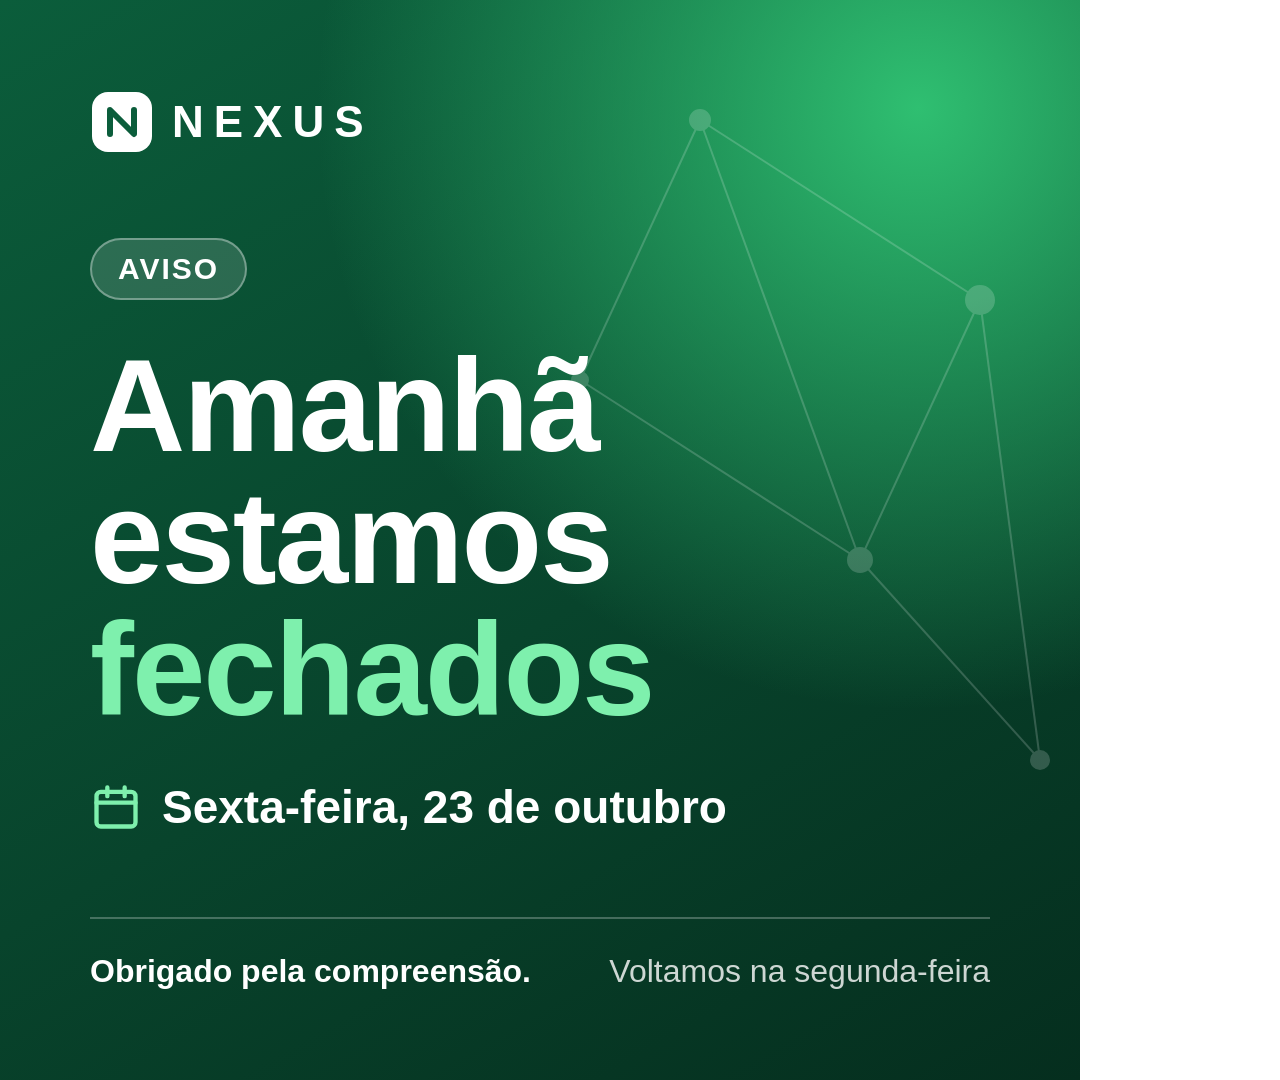
<file: posts/aviso-fecho/post.html>
<!doctype html>
<html lang="pt">
<head>
<meta charset="utf-8">
<style>
  html, body { margin: 0; padding: 0; }
  body { width: 1080px; height: 1080px; overflow: hidden; font-family: "Segoe UI", Arial, sans-serif; }
  .post {
    position: relative; width: 1080px; height: 1080px; box-sizing: border-box;
    padding: 90px; color: #fff;
    background: radial-gradient(circle at 85% 10%, #2fbf71 0%, transparent 45%),
                linear-gradient(150deg, #0b5d3b 0%, #08442c 55%, #052e1e 100%);
    display: flex; flex-direction: column;
  }
  /* rede de nós ao fundo (ideia de "nexus") */
  .net { position: absolute; inset: 0; opacity: .18; }
  .logo { display: flex; align-items: center; gap: 18px; position: relative; }
  .mark { width: 64px; height: 64px; }
  .wordmark { font-size: 44px; font-weight: 700; letter-spacing: 10px; }
  .content { margin-top: auto; margin-bottom: auto; position: relative; }
  .tag {
    display: inline-block; padding: 12px 26px; border-radius: 999px;
    background: rgba(255,255,255,.14); border: 2px solid rgba(255,255,255,.35);
    font-size: 30px; font-weight: 600; letter-spacing: 2px; text-transform: uppercase;
  }
  h1 { font-size: 132px; line-height: 1.0; margin: 40px 0 0; font-weight: 800; letter-spacing: -2px; }
  h1 span { color: #7ef0ad; }
  .date { margin-top: 44px; font-size: 46px; font-weight: 600; display: flex; align-items: center; gap: 20px; }
  .date svg { width: 52px; height: 52px; }
  .footer {
    position: relative; display: flex; justify-content: space-between; align-items: flex-end;
    border-top: 2px solid rgba(255,255,255,.25); padding-top: 34px; font-size: 32px;
  }
  .footer .thanks { font-weight: 600; }
  .footer .back { opacity: .8; text-align: right; }
</style>
</head>
<body>
<div class="post">
  <svg class="net" viewBox="0 0 1080 1080" fill="none" stroke="#fff" stroke-width="2">
    <line x1="700" y1="120" x2="980" y2="300"/><line x1="980" y1="300" x2="860" y2="560"/>
    <line x1="700" y1="120" x2="860" y2="560"/><line x1="860" y1="560" x2="1040" y2="760"/>
    <line x1="980" y1="300" x2="1040" y2="760"/><line x1="580" y1="380" x2="700" y2="120"/>
    <line x1="580" y1="380" x2="860" y2="560"/>
    <g fill="#fff"><circle cx="700" cy="120" r="10"/><circle cx="980" cy="300" r="14"/>
    <circle cx="860" cy="560" r="12"/><circle cx="1040" cy="760" r="9"/><circle cx="580" cy="380" r="8"/></g>
  </svg>

  <div class="logo">
    <svg class="mark" viewBox="0 0 64 64" fill="none">
      <rect x="2" y="2" width="60" height="60" rx="16" fill="#fff"/>
      <path d="M20 44V20l24 24V20" stroke="#0b5d3b" stroke-width="6" stroke-linecap="round" stroke-linejoin="round"/>
    </svg>
    <div class="wordmark">NEXUS</div>
  </div>

  <div class="content">
    <div class="tag">Aviso</div>
    <h1>Amanhã<br>estamos <span>fechados</span></h1>
    <div class="date">
      <svg viewBox="0 0 24 24" fill="none" stroke="#7ef0ad" stroke-width="2" stroke-linecap="round" stroke-linejoin="round">
        <rect x="3" y="5" width="18" height="16" rx="2"/><path d="M16 3v4M8 3v4M3 10h18"/>
      </svg>
      Sexta-feira, 23 de outubro
    </div>
  </div>

  <div class="footer">
    <div class="thanks">Obrigado pela compreensão.</div>
    <div class="back">Voltamos na segunda-feira</div>
  </div>
</div>
</body>
</html>
</file>
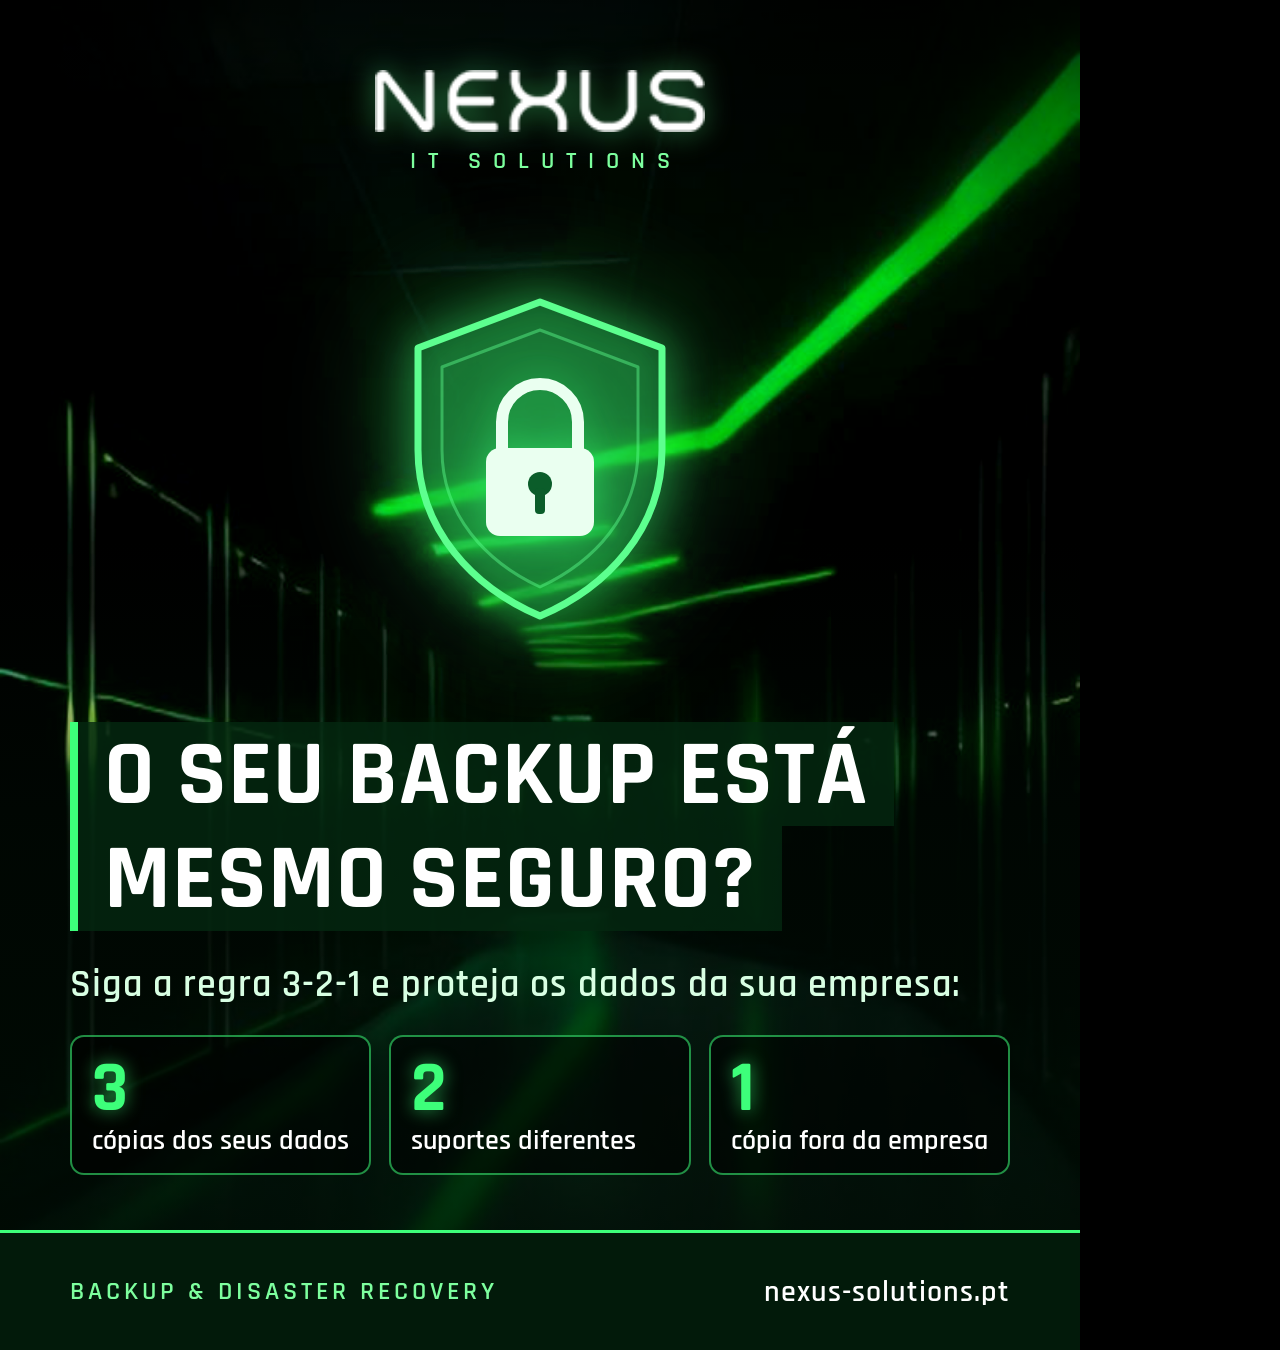
<file: posts/dica-backup/post.html>
<!doctype html>
<html lang="pt">
<head>
<meta charset="utf-8">
<link rel="preconnect" href="https://fonts.googleapis.com">
<link href="https://fonts.googleapis.com/css2?family=Rajdhani:wght@500;600;700&display=block" rel="stylesheet">
<style>
  html, body { margin: 0; padding: 0; background: #000; }
  body { width: 1080px; height: 1350px; overflow: hidden; font-family: "Rajdhani", "Segoe UI", sans-serif; color: #fff; }
  .post { position: relative; width: 1080px; height: 1350px; overflow: hidden; }
  .bg { position: absolute; inset: 0; width: 100%; height: 100%; object-fit: cover; filter: saturate(1.1) contrast(1.05); }
  .shade { position: absolute; inset: 0;
    background:
      linear-gradient(180deg, rgba(0,0,0,.75) 0%, rgba(0,0,0,0) 22%),
      linear-gradient(0deg, rgba(0,12,4,.95) 0%, rgba(0,12,4,.55) 38%, rgba(0,0,0,0) 60%); }

  .logo { position: absolute; top: 70px; left: 0; right: 0; text-align: center; }
  .logo img { width: 330px; filter: brightness(0) invert(1) drop-shadow(0 0 14px rgba(80,255,140,.55)); }
  .logo .sub { margin-top: 8px; font-size: 24px; letter-spacing: 12px; font-weight: 600; color: #7dff9e; padding-left: 12px; }

  .shield { position: absolute; top: 290px; left: 50%; transform: translateX(-50%); width: 300px; height: 340px;
    filter: drop-shadow(0 0 22px rgba(60,255,120,.9)) drop-shadow(0 0 60px rgba(60,255,120,.5)); }

  .content { position: absolute; left: 70px; right: 70px; bottom: 175px; }
  .box { display: inline-block; background: rgba(4,40,16,.82); border-left: 8px solid #3dff7a;
    padding: 6px 26px 2px; font-size: 92px; line-height: 1.05; font-weight: 700; text-transform: uppercase; letter-spacing: 1px; }
  .box + .box { margin-top: 14px; }
  .lead { margin-top: 30px; font-size: 38px; font-weight: 600; letter-spacing: 1px; color: #d8ffe3; }
  .rules { margin-top: 26px; display: flex; gap: 18px; }
  .rule { flex: 1; background: rgba(0,0,0,.55); border: 2px solid rgba(61,255,122,.55); border-radius: 14px; padding: 16px 20px; }
  .rule b { display: block; font-size: 72px; line-height: 1; color: #3dff7a; text-shadow: 0 0 18px rgba(61,255,122,.6); }
  .rule span { font-size: 28px; font-weight: 600; line-height: 1.15; }

  .bar { position: absolute; left: 0; right: 0; bottom: 0; height: 120px; background: #021a0a;
    border-top: 3px solid #3dff7a; display: flex; align-items: center; justify-content: space-between; padding: 0 70px; box-sizing: border-box;
    font-size: 30px; font-weight: 600; letter-spacing: 1px; }
  .bar .tag { color: #7dff9e; text-transform: uppercase; letter-spacing: 4px; font-size: 26px; }
</style>
</head>
<body>
<div class="post">
  <img class="bg" src="fundo2.jpg" alt="">
  <div class="shade"></div>

  <div class="logo">
    <img src="logo-nexus.png" alt="NEXUS">
    <div class="sub">IT SOLUTIONS</div>
  </div>

  <!-- escudo com cadeado -->
  <svg class="shield" viewBox="0 0 300 340" fill="none">
    <path d="M150 12 L272 58 V160 C272 240 216 298 150 326 C84 298 28 240 28 160 V58 Z"
          fill="rgba(20,120,50,.28)" stroke="#5dff8f" stroke-width="7" stroke-linejoin="round"/>
    <path d="M150 40 L248 77 V160 C248 225 204 272 150 297 C96 272 52 225 52 160 V77 Z"
          stroke="#5dff8f" stroke-opacity=".45" stroke-width="3" stroke-linejoin="round"/>
    <path d="M112 160 V132 a38 38 0 0 1 76 0 V160" stroke="#eafff0" stroke-width="12" stroke-linecap="round"/>
    <rect x="96" y="158" width="108" height="88" rx="14" fill="#eafff0"/>
    <circle cx="150" cy="194" r="12" fill="#0b5d2a"/>
    <rect x="145" y="198" width="10" height="26" rx="4" fill="#0b5d2a"/>
  </svg>

  <div class="content">
    <div class="box">O seu backup está</div><br>
    <div class="box">mesmo seguro?</div>
    <div class="lead">Siga a regra 3-2-1 e proteja os dados da sua empresa:</div>
    <div class="rules">
      <div class="rule"><b>3</b><span>cópias dos seus dados</span></div>
      <div class="rule"><b>2</b><span>suportes diferentes</span></div>
      <div class="rule"><b>1</b><span>cópia fora da empresa</span></div>
    </div>
  </div>

  <div class="bar">
    <span class="tag">Backup &amp; Disaster Recovery</span>
    <span>nexus-solutions.pt</span>
  </div>
</div>
</body>
</html>
</file>
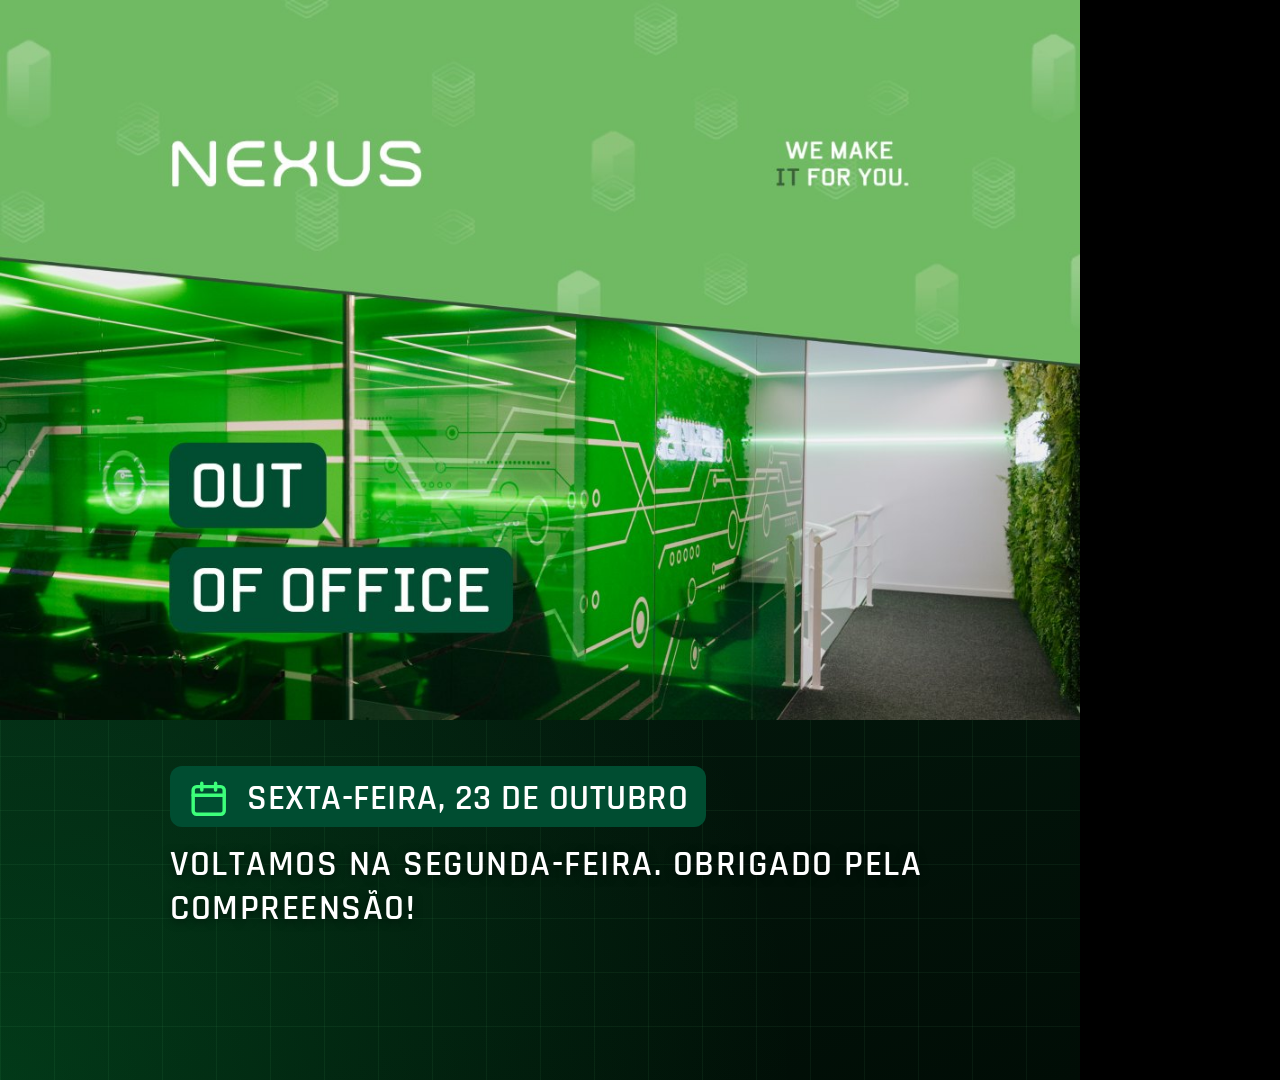
<file: modelos/exemplos/aviso/post.html>
<!doctype html>
<html lang="pt">
<head>
<meta charset="utf-8">
<!-- Gerado por scripts/gerar-post.ps1 a partir de dados.json. Alterar o dados.json, não este ficheiro. -->
<link href="../../../painel-laravel/public/modelos/modelos.css" rel="stylesheet">
</head>
<body>
<script>window.POST = {
  "modelo": "aviso",
  "formato": "1:1",
  "titulo": "Amanhã\nestamos *fechados*",
  "data": "Sexta-feira, 23 de outubro",
  "texto": "Voltamos na segunda-feira. Obrigado pela compreensão!",
  "rodape": "Aviso"
};</script>
<script src="../../../painel-laravel/public/modelos/modelos.js"></script>
</body>
</html>
</file>
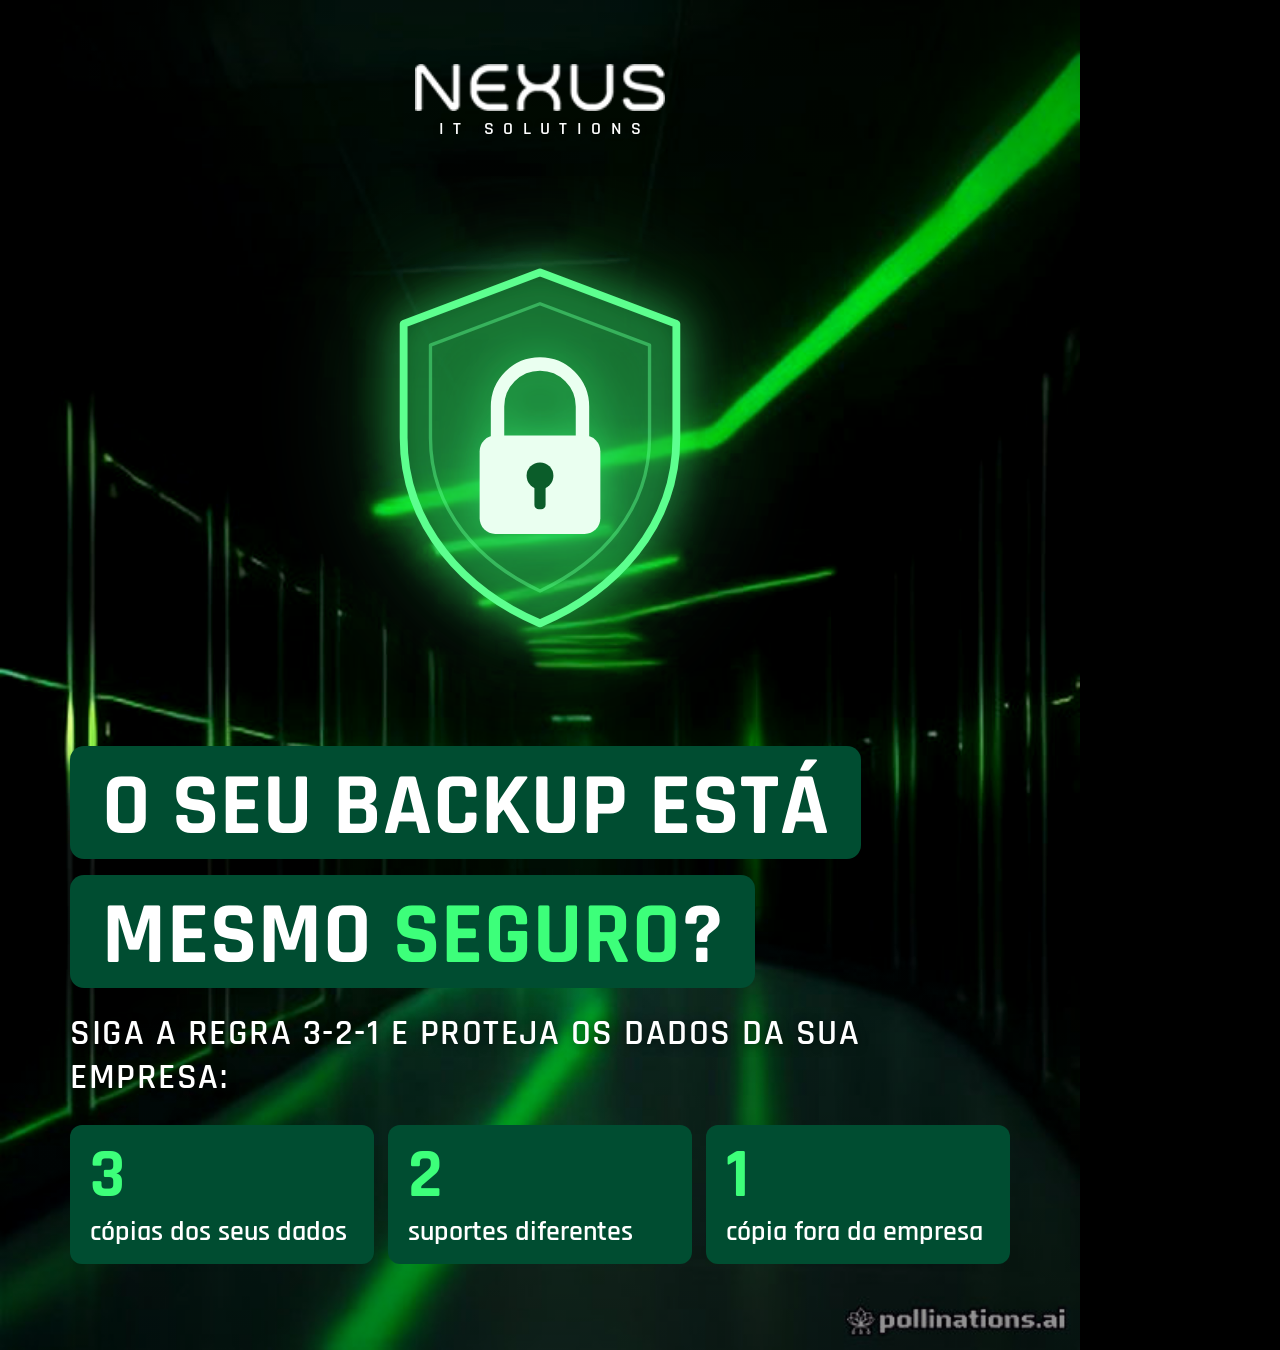
<file: modelos/exemplos/dica/post.html>
<!doctype html>
<html lang="pt">
<head>
<meta charset="utf-8">
<!-- Gerado por scripts/gerar-post.ps1 a partir de dados.json. Alterar o dados.json, não este ficheiro. -->
<link href="../../../painel-laravel/public/modelos/modelos.css" rel="stylesheet">
</head>
<body>
<script>window.POST = {
  "modelo": "dica",
  "formato": "4:5",
  "fundo": "fundo.jpg",
  "icone": "escudo",
  "titulo": "O seu backup está\nmesmo *seguro*?",
  "texto": "Siga a regra 3-2-1 e proteja os dados da sua empresa:",
  "pontos": [
    { "destaque": "3", "texto": "cópias dos seus dados" },
    { "destaque": "2", "texto": "suportes diferentes" },
    { "destaque": "1", "texto": "cópia fora da empresa" }
  ],
  "rodape": "Backup & Disaster Recovery"
};</script>
<script src="../../../painel-laravel/public/modelos/modelos.js"></script>
</body>
</html>
</file>
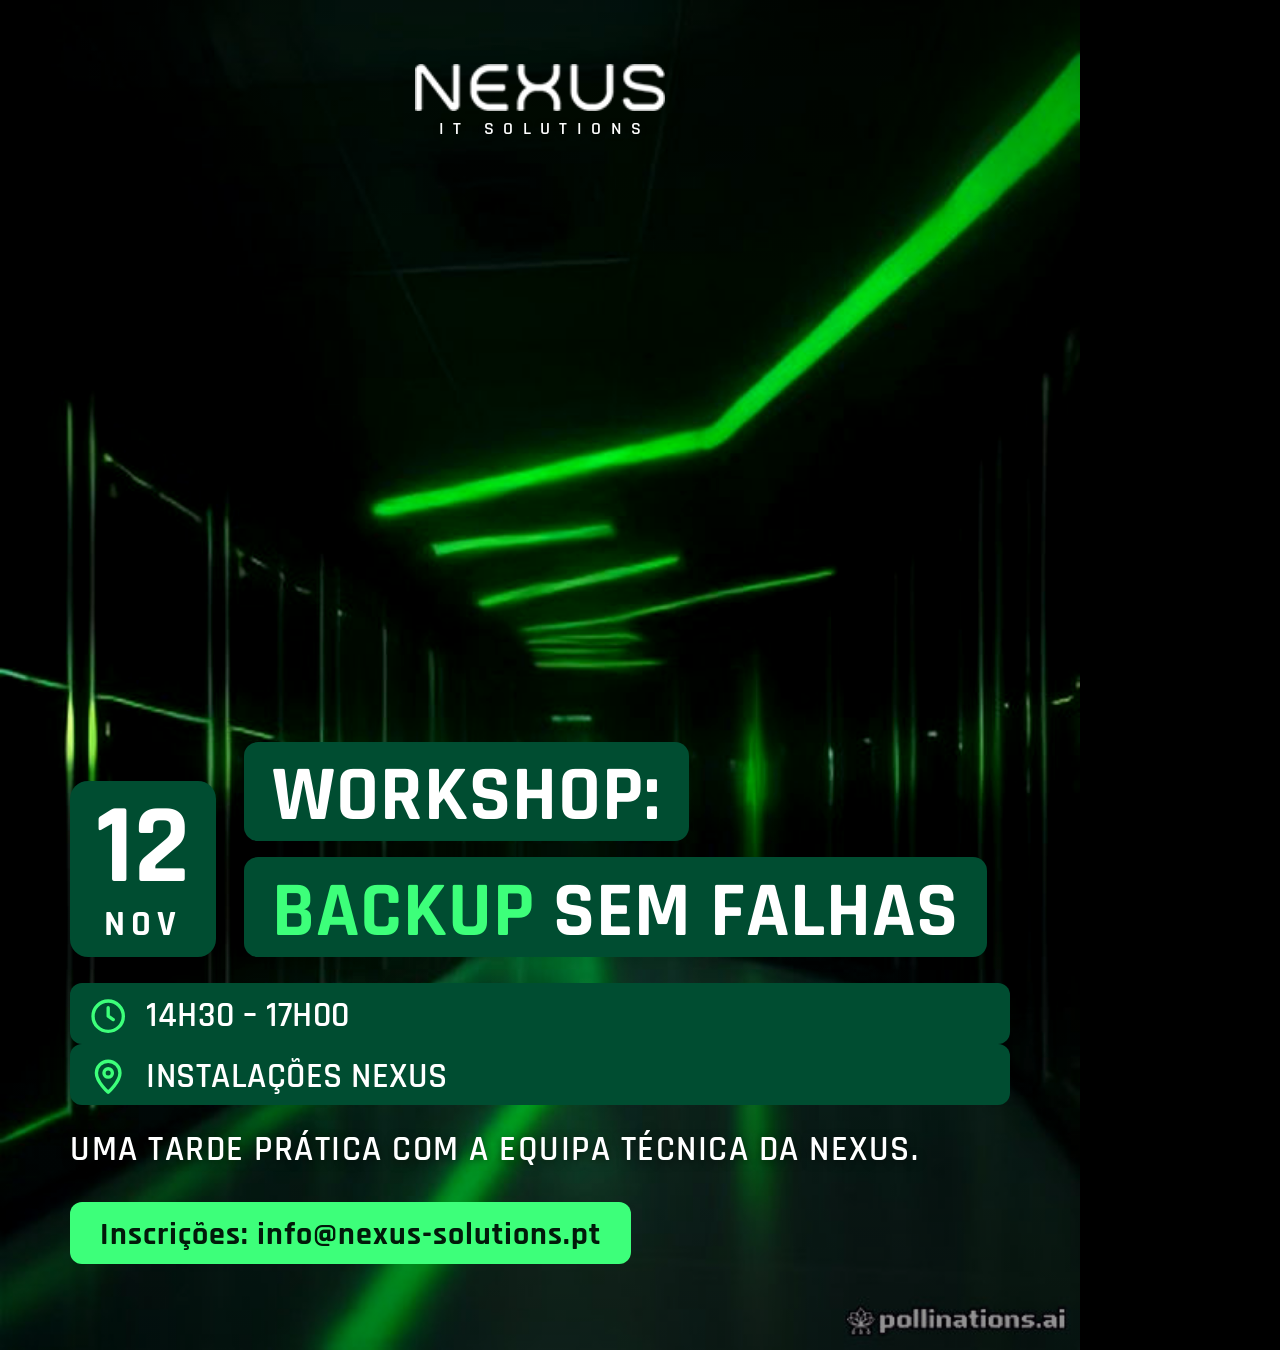
<file: modelos/exemplos/evento-com-foto/post.html>
<!doctype html>
<html lang="pt">
<head>
<meta charset="utf-8">
<!-- Gerado por scripts/gerar-post.ps1 a partir de dados.json. Alterar o dados.json, não este ficheiro. -->
<link href="../../../painel-laravel/public/modelos/modelos.css" rel="stylesheet">
</head>
<body>
<script>window.POST = {
  "modelo": "evento",
  "formato": "4:5",
  "foto": "foto.jpg",
  "enquadramento": "centro",
  "tom": "suave",
  "titulo": "Workshop:\n*backup* sem falhas",
  "evento": { "dia": "12", "mes": "Nov", "hora": "14h30 – 17h00", "local": "Instalações NEXUS" },
  "texto": "Uma tarde prática com a equipa técnica da NEXUS.",
  "cta": "Inscrições: info@nexus-solutions.pt",
  "rodape": "Eventos NEXUS"
};</script>
<script src="../../../painel-laravel/public/modelos/modelos.js"></script>
</body>
</html>
</file>
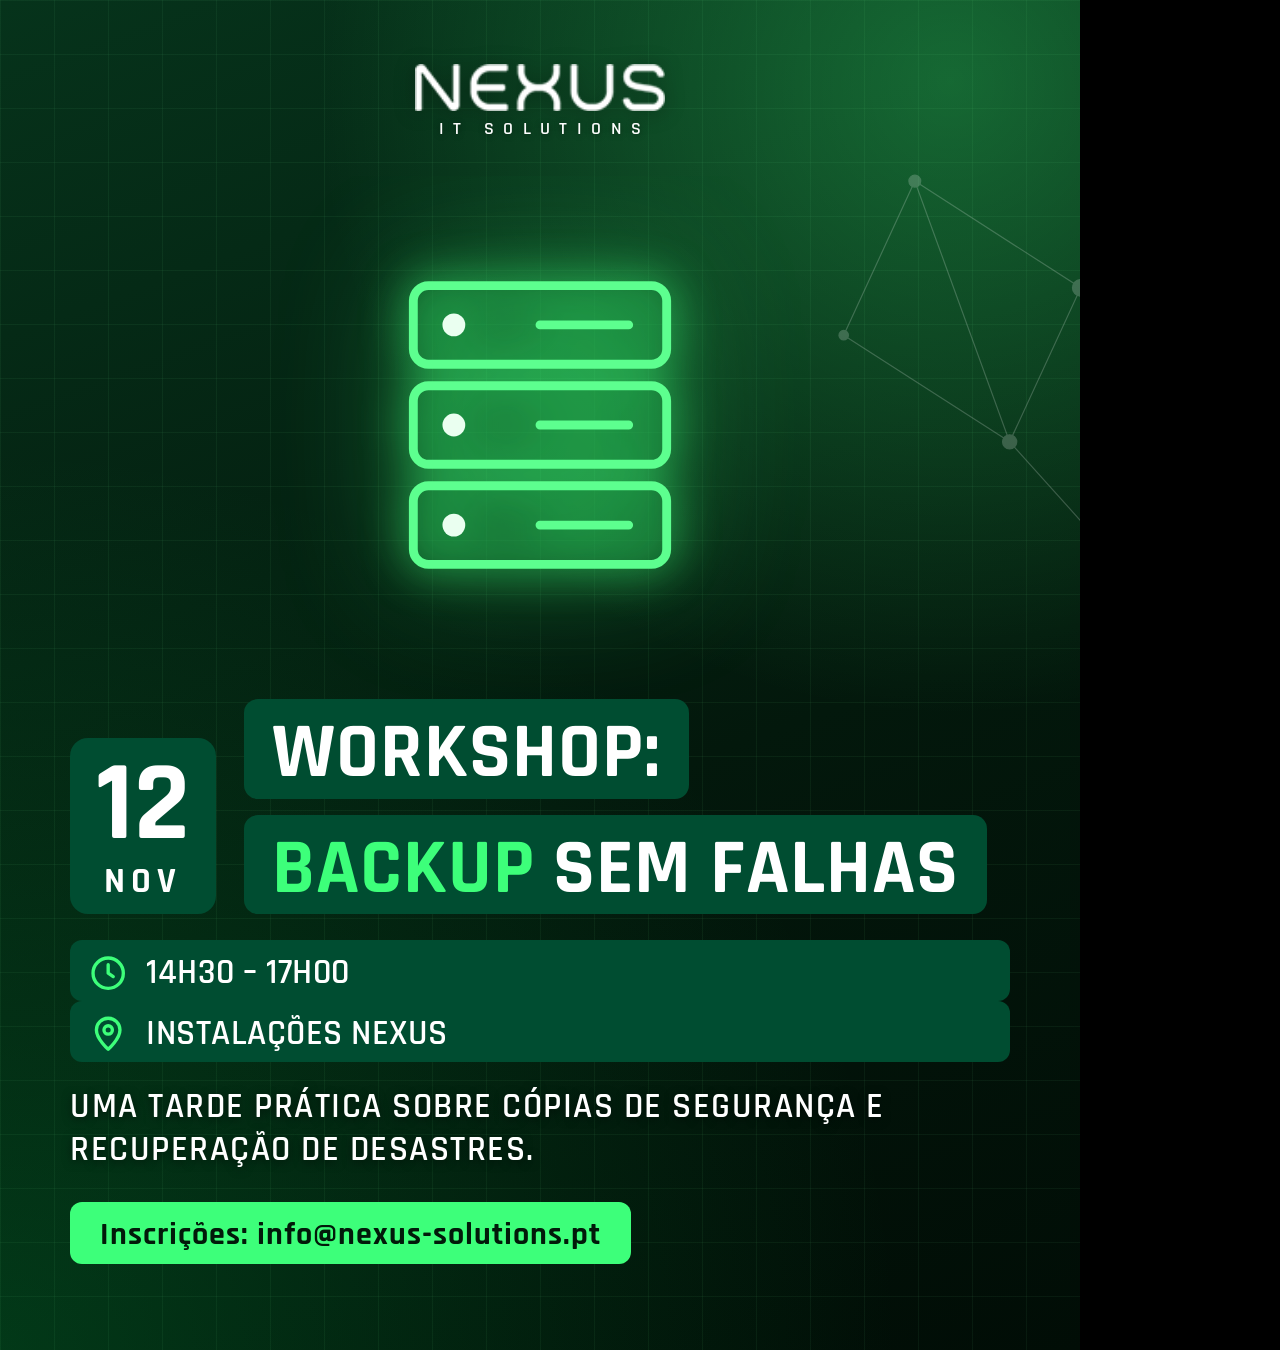
<file: modelos/exemplos/evento/post.html>
<!doctype html>
<html lang="pt">
<head>
<meta charset="utf-8">
<!-- Gerado por scripts/gerar-post.ps1 a partir de dados.json. Alterar o dados.json, não este ficheiro. -->
<link href="../../../painel-laravel/public/modelos/modelos.css" rel="stylesheet">
</head>
<body>
<script>window.POST = {
  "modelo": "evento",
  "formato": "4:5",
  "icone": "servidor",
  "titulo": "Workshop:\n*backup* sem falhas",
  "evento": { "dia": "12", "mes": "Nov", "hora": "14h30 – 17h00", "local": "Instalações NEXUS" },
  "texto": "Uma tarde prática sobre cópias de segurança e recuperação de desastres.",
  "cta": "Inscrições: info@nexus-solutions.pt",
  "rodape": "Eventos NEXUS"
};</script>
<script src="../../../painel-laravel/public/modelos/modelos.js"></script>
</body>
</html>
</file>
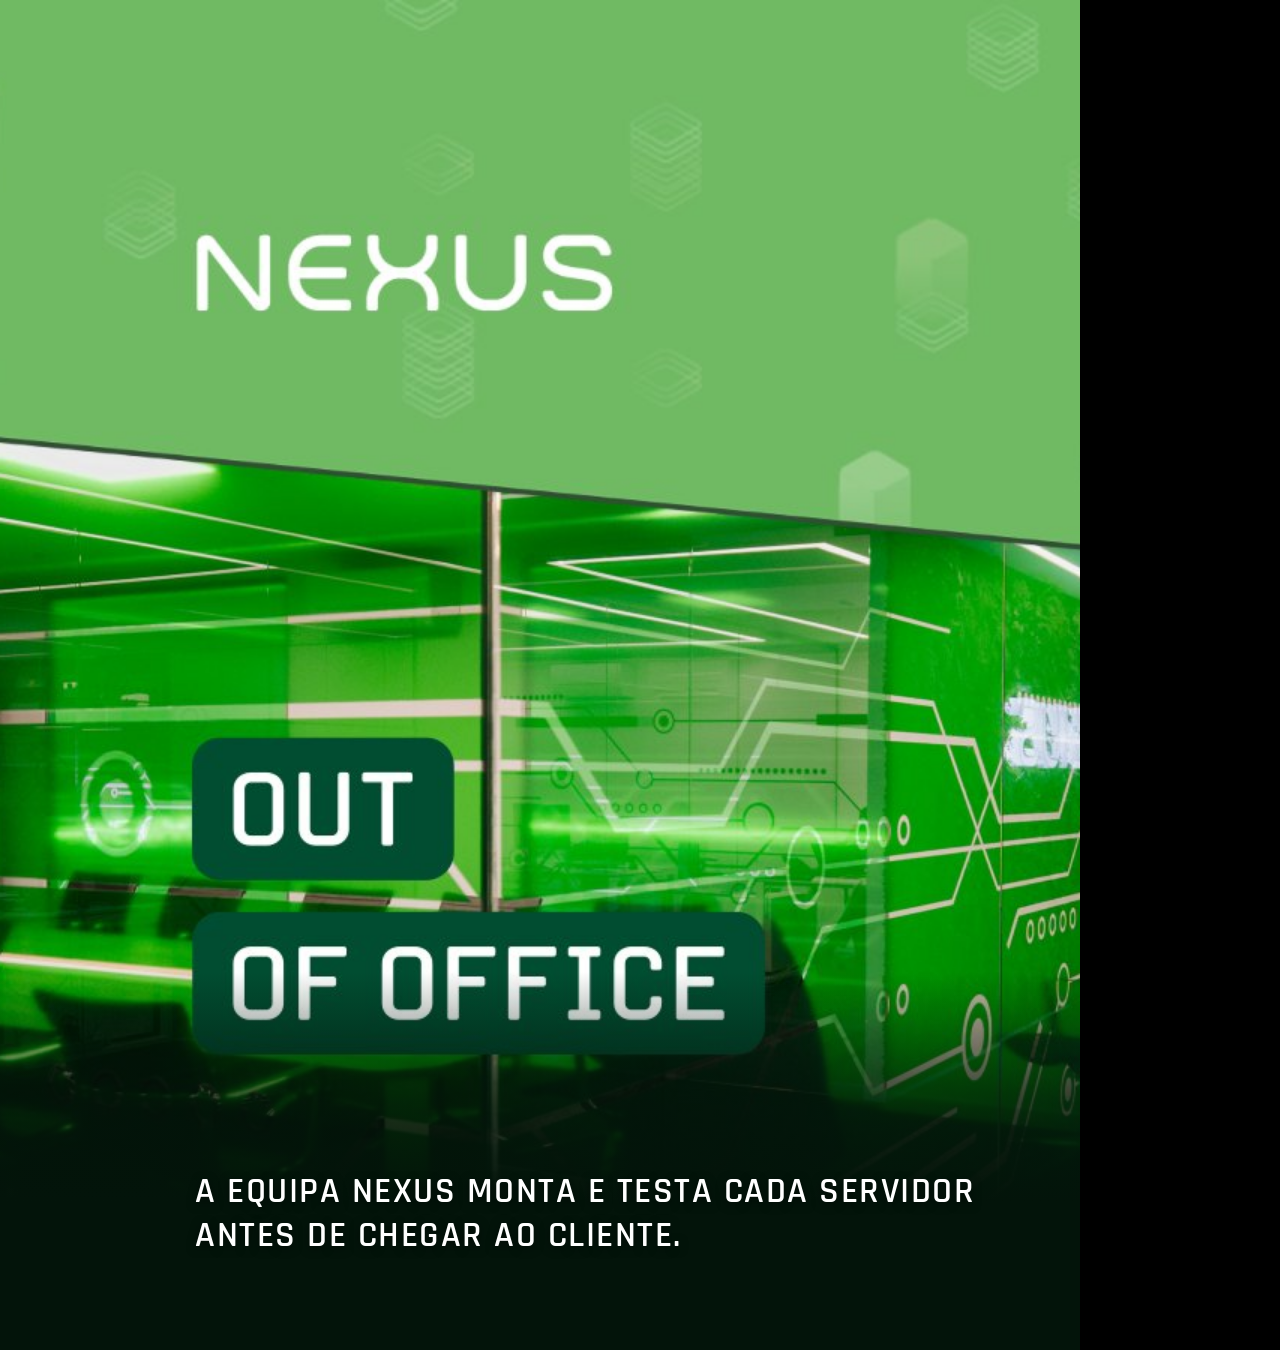
<file: modelos/exemplos/foto/post.html>
<!doctype html>
<html lang="pt">
<head>
<meta charset="utf-8">
<!-- Gerado por scripts/gerar-post.ps1 a partir de dados.json. Alterar o dados.json, não este ficheiro. -->
<link href="../../../painel-laravel/public/modelos/modelos.css" rel="stylesheet">
</head>
<body>
<script>window.POST = {
  "modelo": "foto",
  "formato": "4:5",
  "foto": "foto.jpg",
  "titulo": "Por detrás de cada solução\nexiste *conhecimento técnico*",
  "texto": "A equipa NEXUS monta e testa cada servidor antes de chegar ao cliente.",
  "enquadramento": "centro",
  "tom": "suave"
};</script>
<script src="../../../painel-laravel/public/modelos/modelos.js"></script>
</body>
</html>
</file>
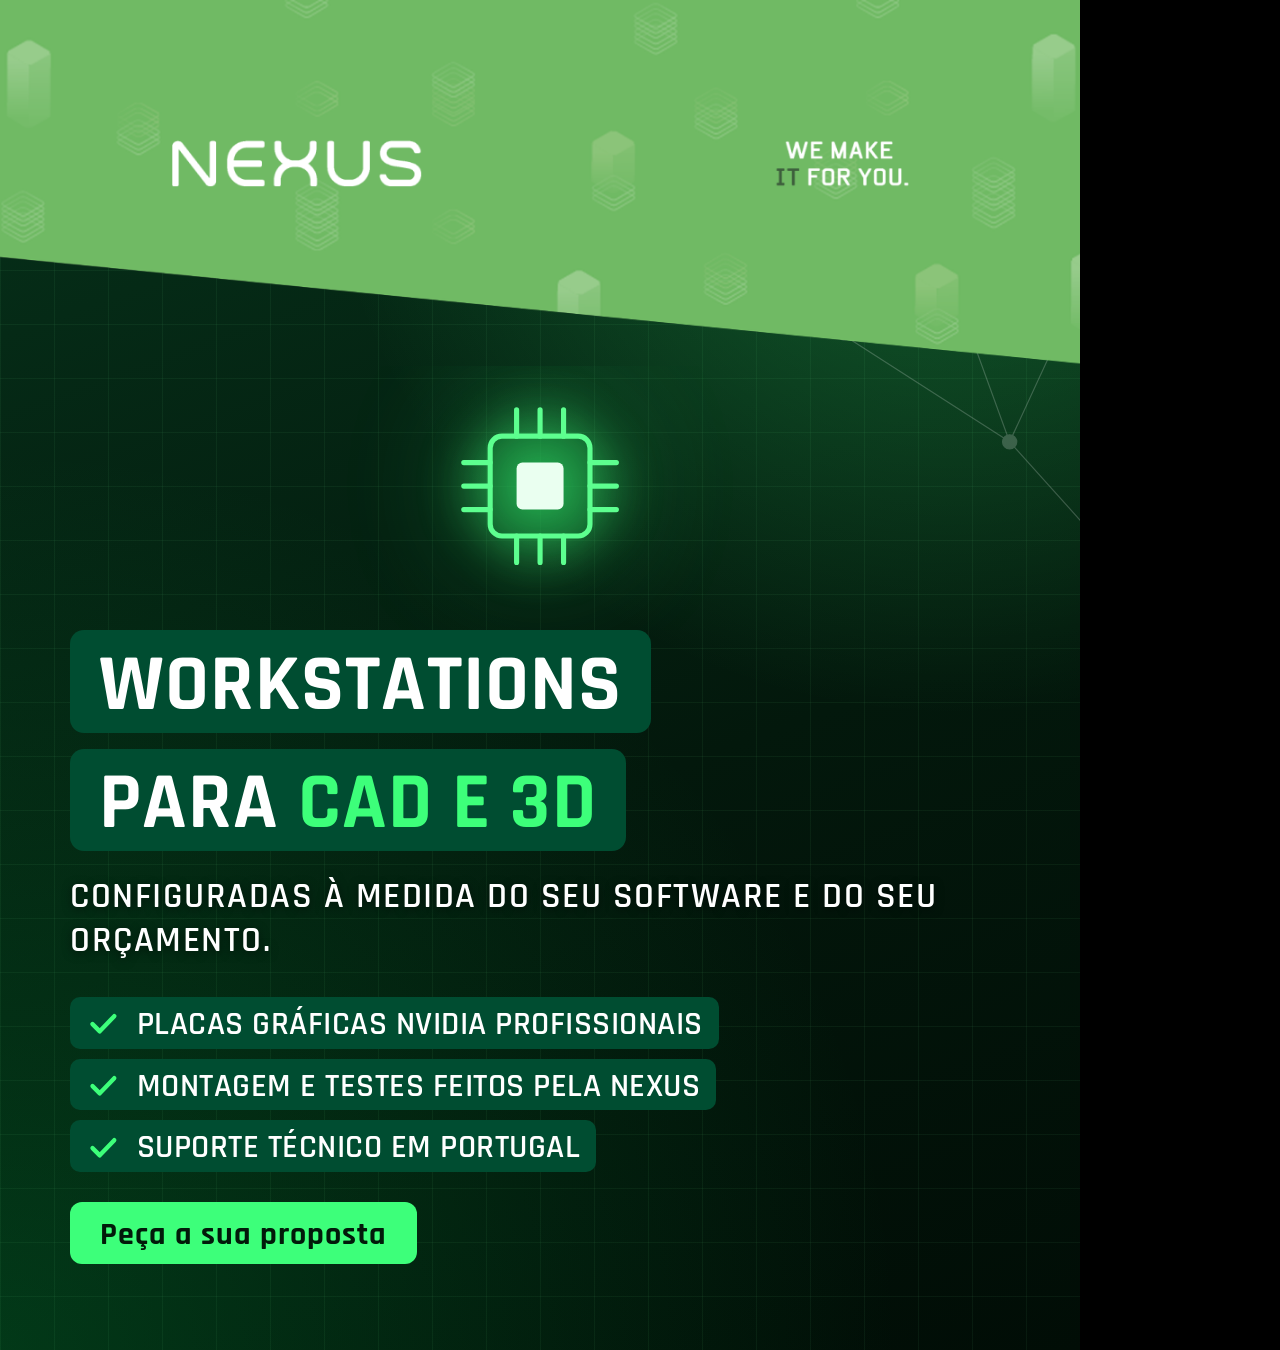
<file: modelos/exemplos/produto/post.html>
<!doctype html>
<html lang="pt">
<head>
<meta charset="utf-8">
<!-- Gerado por scripts/gerar-post.ps1 a partir de dados.json. Alterar o dados.json, não este ficheiro. -->
<link href="../../../painel-laravel/public/modelos/modelos.css" rel="stylesheet">
</head>
<body>
<script>window.POST = {
  "modelo": "produto",
  "formato": "4:5",
  "icone": "chip",
  "etiqueta": "Workstations",
  "titulo": "Workstations\npara *CAD e 3D*",
  "texto": "Configuradas à medida do seu software e do seu orçamento.",
  "pontos": [
    "Placas gráficas NVIDIA profissionais",
    "Montagem e testes feitos pela NEXUS",
    "Suporte técnico em Portugal"
  ],
  "cta": "Peça a sua proposta",
  "rodape": "Workstations 3D · CAD · Render"
};</script>
<script src="../../../painel-laravel/public/modelos/modelos.js"></script>
</body>
</html>
</file>
<file: painel-laravel/public/modelos/modelos.css>
/* Modelos de posts NEXUS: estilos comuns a todos os tipos (dica, produto, aviso, evento). */
/* Rajdhani (licença OFL) guardada no projeto: o servidor gera as imagens sem depender da internet. */
@font-face { font-family: "Rajdhani"; font-weight: 500; font-display: block; src: url("fontes/rajdhani-500.woff2") format("woff2"); }
@font-face { font-family: "Rajdhani"; font-weight: 600; font-display: block; src: url("fontes/rajdhani-600.woff2") format("woff2"); }
@font-face { font-family: "Rajdhani"; font-weight: 700; font-display: block; src: url("fontes/rajdhani-700.woff2") format("woff2"); }
:root {
  --verde: #3dff7a;
  --verde-claro: #7dff9e;
  --verde-escuro: #021a0a;
  --caixa: rgba(4, 40, 16, .86);
  --suave: #d8ffe3;
}
* { box-sizing: border-box; }
html, body { margin: 0; padding: 0; background: #000; }
body { font-family: "Rajdhani", "Segoe UI", sans-serif; color: #fff; overflow: hidden; }

.post {
  position: relative; width: 1080px; height: var(--h); overflow: hidden;
  display: flex; flex-direction: column; padding: 64px 70px 0; background: #03140a;
}
.f-4x5 { --h: 1350px; }
.f-1x1 { --h: 1080px; padding-top: 54px; }
.f-9x16 { --h: 1920px; padding-top: 150px; } /* Stories: o topo fica tapado pela barra do Instagram */

/* ---------- fundo ---------- */
.fundo { position: absolute; inset: 0; width: 100%; height: 100%; object-fit: cover; filter: saturate(1.1) contrast(1.05); }
.fundo-gerado { position: absolute; inset: 0;
  background:
    radial-gradient(circle at 88% 6%, rgba(61,255,122,.30), transparent 40%),
    radial-gradient(circle at 0% 100%, rgba(0,177,71,.24), transparent 52%),
    linear-gradient(160deg, #06331b 0%, #03180c 58%, #010d06 100%); }
.fundo-gerado::before { content: ""; position: absolute; inset: 0;
  background-image:
    linear-gradient(rgba(125,255,158,.055) 1px, transparent 1px),
    linear-gradient(90deg, rgba(125,255,158,.055) 1px, transparent 1px);
  background-size: 54px 54px; }
.fundo-gerado svg { position: absolute; right: -60px; top: 110px; width: 640px; opacity: .2; }

.post > header, .post > main, .post > footer { position: relative; }

/* ---------- topo: logótipo ou parceiro ---------- */
header { display: flex; align-items: center; justify-content: space-between; gap: 30px; flex: none; }
.parceiro { background: #fff; border-radius: 14px; padding: 14px 22px; }
.parceiro img { height: 56px; max-width: 300px; object-fit: contain; display: block; }

/* ---------- conteúdo ---------- */
main { flex: 1; min-height: 0; display: flex; flex-direction: column; justify-content: flex-end; padding: 36px 0 54px; }
em { font-style: normal; color: var(--verde); text-shadow: 0 0 18px rgba(61,255,122,.45); }

.titulo { display: flex; flex-direction: column; align-items: flex-start; gap: 12px; }
.caixa { max-width: 100%; background: var(--caixa); border-left: 8px solid var(--verde); padding: 4px 24px 0;
  font-size: var(--t); line-height: 1.06; font-weight: 700; text-transform: uppercase; letter-spacing: 1px; }

.texto { margin-top: 26px; font-size: var(--x); font-weight: 600; line-height: 1.2; letter-spacing: .5px; color: var(--suave); }

.pontos { margin-top: 26px; display: flex; gap: 18px; }
.ponto { flex: 1; min-width: 0; background: rgba(0,0,0,.55); border: 2px solid rgba(61,255,122,.55); border-radius: 14px; padding: 16px 20px; }
.ponto b { display: block; font-size: calc(var(--t) * .8); line-height: 1; color: var(--verde); text-shadow: 0 0 18px rgba(61,255,122,.6); }
.ponto span { display: block; margin-top: 4px; font-size: 28px; font-weight: 600; line-height: 1.15; }

.lista { list-style: none; margin: 24px 0 0; padding: 0; }
.lista li { display: flex; gap: 16px; align-items: flex-start; font-size: var(--x); font-weight: 600; line-height: 1.2; margin-top: 10px; }
.lista .ico { flex: none; width: 1.05em; height: 1.05em; margin-top: .05em; }

.cta { margin-top: 30px; align-self: flex-start; background: var(--verde); color: var(--verde-escuro); font-size: 32px; font-weight: 700;
  letter-spacing: 1px; padding: 12px 30px 9px; border-radius: 12px; box-shadow: 0 0 28px rgba(61,255,122,.35); }

/* ilustração: foto oficial do produto ou ícone desenhado em código */
.ilustracao { flex: 1; min-height: 0; display: flex; align-items: center; justify-content: center; padding: 10px 0 34px; overflow: hidden; }
.ilustracao .foto { max-width: 100%; max-height: 100%; object-fit: contain; filter: drop-shadow(0 0 40px rgba(61,255,122,.35)); }
.ilustracao .ico { height: 100%; max-height: 380px; aspect-ratio: 1; filter: drop-shadow(0 0 22px rgba(60,255,120,.9)) drop-shadow(0 0 60px rgba(60,255,120,.45)); }

.ico { display: inline-block; }
.ico svg { width: 100%; height: 100%; display: block; fill: none; stroke: #5dff8f; stroke-linejoin: round; stroke-linecap: round; }

/* ---------- linhas com ícone (aviso, evento, contactos) ---------- */
.linhas { margin-top: 26px; }
.linha { display: flex; align-items: center; gap: 18px; margin-top: 12px; font-size: calc(var(--x) * 1.15); font-weight: 600; }
.linha .ico { flex: none; width: 1.15em; height: 1.15em; }

/* ---------- evento ---------- */
.evento-topo { display: flex; gap: 28px; align-items: flex-end; }
.data-card { flex: none; text-align: center; background: rgba(0,0,0,.6); border: 3px solid var(--verde); border-radius: 18px;
  padding: 14px 26px 10px; box-shadow: 0 0 30px rgba(61,255,122,.3); }
.data-card .dia { font-size: calc(var(--t) * 1.45); line-height: .95; font-weight: 700; color: var(--verde); }
.data-card .mes { font-size: 36px; font-weight: 700; letter-spacing: 6px; text-transform: uppercase; }
.m-evento .titulo { min-width: 0; }

/* ---------- rodapé ---------- */
footer { flex: none; margin: 0 -70px; height: 110px; background: var(--verde-escuro); border-top: 3px solid var(--verde);
  display: flex; align-items: center; justify-content: space-between; gap: 30px; padding: 0 70px;
  font-size: 30px; font-weight: 600; letter-spacing: 1px; }
.f-9x16 footer { height: 230px; padding-bottom: 110px; } /* Stories: o fundo fica tapado pela caixa de resposta */

/* ---------- foto de fundo (qualquer tipo de post): tom verde por cima ---------- */
.tom { position: absolute; inset: 0; }
/* forte: a foto fica toda verde, como nos posts "Não entregamos o que existe" */
.tom-forte { background: linear-gradient(180deg, rgba(0,0,0,.25) 0%, rgba(2,22,10,.8) 100%), rgba(30,170,80,.42); }
.tom-forte::before { content: ""; position: absolute; inset: 0; background: #1aa64b; mix-blend-mode: color; opacity: .85; }
.tom-nenhum { background: linear-gradient(180deg, rgba(0,0,0,.4) 0%, rgba(0,0,0,0) 20%, rgba(0,0,0,0) 50%, rgba(0,0,0,.7) 100%); }

/* ---------- layouts do feed: número em destaque, frase, produto em destaque ---------- */
.cabeca-centro { justify-content: center; }
/* logótipo branco, limpo (sem brilho néon) */
.logo-centro { text-align: center; }
.logo-centro img { width: 250px; display: block; margin: 0 auto; filter: brightness(0) invert(1) drop-shadow(0 2px 10px rgba(0,0,0,.35)); }
.logo-centro .sub { margin-top: 6px; font-size: 18px; letter-spacing: 9.4px; padding-left: 9px; font-weight: 600; color: #fff; text-shadow: 0 1px 6px rgba(0,0,0,.4); }

/* número em destaque: número gigante com contorno verde + faixa verde com o título */
.m-numero main { padding-bottom: 80px; }
.bloco-numero { display: flex; align-items: center; gap: 34px; margin: 0 -70px; padding: 34px 70px; border-top: 3px solid var(--verde);
  background: linear-gradient(90deg, rgba(8,64,28,.94), rgba(8,64,28,.8)); }
.numero-grande { flex: none; font-size: calc(var(--t) * 4.6); line-height: .8; font-weight: 700; color: transparent;
  -webkit-text-stroke: 7px var(--verde); filter: drop-shadow(0 0 16px rgba(61,255,122,.55)); }
.numero-titulo { min-width: 0; font-size: var(--t); line-height: 1.08; font-weight: 700; text-transform: uppercase; letter-spacing: 1px; }
.m-numero .texto { margin-top: 24px; color: #fff; text-shadow: 0 1px 8px rgba(0,0,0,.6); }

/* frase: frase grande ao centro, logótipo em baixo */
.m-frase main.centro { justify-content: center; align-items: center; text-align: center; padding: 40px 10px; }
.frase-titulo { margin: 0; font-size: var(--t); line-height: 1.02; font-weight: 700; text-transform: uppercase; letter-spacing: 1px;
  text-shadow: 0 4px 24px rgba(0,0,0,.45); }
.frase-sub { margin-top: 22px; font-size: calc(var(--x) * 1.05); font-weight: 600; letter-spacing: 3px; text-transform: uppercase; color: #eafff0; }
footer.rodape-logo { background: transparent; border-top: 0; justify-content: center; height: auto; padding: 0 0 72px; }

/* produto em destaque: produto grande sobre fundo escuro, "Powered by" em baixo */
.fundo-gerado.escuro { background: radial-gradient(circle at 50% 42%, rgba(40,130,75,.38), transparent 55%), linear-gradient(180deg, #0b1511 0%, #040907 100%); }
.m-montra main { justify-content: flex-end; }
.montra-foto { padding-bottom: 20px; }
.montra-foto .foto { filter: drop-shadow(0 30px 40px rgba(0,0,0,.65)); }
.montra-titulo { text-align: center; font-size: var(--t); line-height: 1.1; font-weight: 700; text-transform: uppercase; letter-spacing: 5px; color: #eafff0; }
.m-montra .texto { text-align: center; margin-top: 12px; }
footer.rodape-parceiro { background: transparent; border-top: 0; }
.powered { display: flex; align-items: center; gap: 14px; font-size: 18px; letter-spacing: 3px; text-transform: uppercase; color: #b9cbbf; }
.powered img { height: 46px; max-width: 220px; object-fit: contain; background: #fff; border-radius: 8px; padding: 6px 10px; }

/* ---------- carrossel: slides de conteúdo, contactos no fim e "Deslize" na capa ---------- */
.contador { padding: 8px 22px 6px; border-radius: 999px; border: 2px solid rgba(61,255,122,.6); background: rgba(0,0,0,.4);
  color: var(--verde-claro); font-size: 28px; font-weight: 700; letter-spacing: 3px; }
.m-slide main { justify-content: center; }
.slide-destaque { align-self: flex-start; margin-bottom: 30px; font-size: calc(var(--t) * 2.6); line-height: .85; font-weight: 700;
  color: transparent; -webkit-text-stroke: 5px var(--verde); filter: drop-shadow(0 0 14px rgba(61,255,122,.5)); }
.slide-texto { margin-top: 34px; font-size: calc(var(--x) * 1.2); font-weight: 600; line-height: 1.3; letter-spacing: .4px; color: var(--suave); }
.m-fecho main.centro { justify-content: center; align-items: center; text-align: center; }
.m-fecho .linhas { margin-top: 56px; text-align: left; }
.m-fecho .linha { font-size: 40px; margin-top: 18px; }
.deslize { position: absolute; right: 44px; bottom: 40px; padding: 10px 26px 8px; border-radius: 999px; background: var(--verde);
  color: var(--verde-escuro); font-size: 28px; font-weight: 700; letter-spacing: 2px; box-shadow: 0 0 24px rgba(61,255,122,.4); }

/* Stories (9:16): o fundo fica tapado pela caixa de resposta, também nos layouts sem rodapé normal. */
.f-9x16.m-numero main { padding-bottom: 260px; }
.f-9x16 footer.rodape-logo { height: auto; padding-bottom: 250px; }

/* ==========================================================================
   Padrão do feed da NEXUS (24 nov): como as publicações no Instagram/Facebook —
   logótipo ao centro, foto a ocupar o post, título em caixas verde-escuras (#004D31)
   em baixo à esquerda, texto de apoio em maiúsculas, sem etiqueta nem barra de rodapé.
   ========================================================================== */
:root { --caixa-feed: #004d31; }

/* a foto vê-se quase natural: só escurece um pouco em cima (logótipo) e em baixo (texto) */
.tom-suave { background: linear-gradient(180deg, rgba(0,0,0,.42) 0%, rgba(0,0,0,0) 22%, rgba(0,0,0,0) 55%, rgba(0,0,0,.45) 100%); }

/* sem barra de rodapé: o conteúdo fica em baixo, com margem */
main { padding-bottom: 86px; }
.f-9x16 main { padding-bottom: 290px; } /* Stories: o fundo fica tapado pela caixa de resposta */

/* título: uma caixa verde-escura por linha, como "IMPLANTAÇÃO / DA REPÚBLICA" e "OUT / OF OFFICE" */
.titulo { gap: 16px; }
.caixa { background: var(--caixa-feed); border-left: 0; border-radius: 14px; padding: .17em .36em .05em; }
.caixa em { color: var(--verde); text-shadow: none; }

/* texto de apoio: maiúsculas brancas, sem caixa ("SOBRE MODERNIZAÇÃO DE SERVIDORES?") */
.texto { margin-top: 24px; color: #fff; text-transform: uppercase; letter-spacing: 1.5px; line-height: 1.22;
  text-shadow: 0 2px 10px rgba(0,0,0,.55); }

/* pontos e lista: caixas mais pequenas, da mesma cor */
.pontos { gap: 14px; }
.ponto { background: var(--caixa-feed); border: 0; border-radius: 12px; }
.ponto b { text-shadow: none; }
.lista li { align-self: flex-start; background: var(--caixa-feed); border-radius: 10px; padding: 8px 16px 4px; margin-top: 10px;
  text-transform: uppercase; letter-spacing: .5px; font-size: calc(var(--x) * .92); }
.lista { display: flex; flex-direction: column; align-items: flex-start; }
.lista .ico svg { stroke: var(--verde); }
.cta { box-shadow: none; }

/* aviso: data e hora em caixas pequenas por baixo do título */
.m-aviso main { justify-content: flex-end; }
.m-aviso .linhas { margin-top: 22px; display: flex; flex-wrap: wrap; gap: 12px; }
.linha { margin-top: 0; background: var(--caixa-feed); border-radius: 12px; padding: 10px 18px 6px; font-size: var(--x);
  text-transform: uppercase; letter-spacing: .5px; }
.linha .ico svg { stroke: var(--verde); }

/* evento: cartão da data na mesma cor */
.data-card { background: var(--caixa-feed); border: 0; box-shadow: none; }
.data-card .dia { color: #fff; }

/* produto e produto em destaque: cabeçalho verde "We make IT for you" com a diagonal (posts da Riello e da ASUS) */
.post > header.cabeca-verde { position: absolute; left: 0; top: 0; width: 1080px; z-index: 1; display: block; }
.cabeca-verde-img { display: block; width: 1080px; height: auto; }
.m-produto, .m-montra { padding-top: 330px; }
.f-9x16.m-produto, .f-9x16.m-montra { padding-top: 470px; }
.f-9x16 > header.cabeca-verde { top: 120px; }
.m-produto main .parceiro { align-self: flex-start; margin-bottom: 22px; }

/* número em destaque ("5 SINAIS DE QUE…"): número verde cheio e faixa verde-escura */
.bloco-numero { border-top: 0; background: rgba(0, 77, 49, .9); }
.numero-grande { color: var(--verde); -webkit-text-stroke: 0; filter: none; }

/* carrossel: contador discreto em cima e as setas "›››" do feed */
.contador { position: absolute; top: 56px; right: 56px; border: 0; background: rgba(0,0,0,.35); color: #fff; z-index: 2; }
.f-9x16 .contador { top: 150px; }
.deslize { right: 48px; bottom: 40px; padding: 0; background: none; box-shadow: none; color: #fff; font-size: 64px; font-weight: 500;
  letter-spacing: -8px; text-shadow: 0 2px 10px rgba(0,0,0,.5); }
.f-9x16 .deslize { bottom: 250px; }

/* Aviso = imagem "OUT OF OFFICE" da NEXUS (1200×800, com o logótipo e as caixas já desenhados; a mesma do email
   aos parceiros). 4:5 e 1:1: recorte da parte esquerda (logótipo + caixas); a data e o texto ficam por baixo das caixas.
   Stories: a imagem inteira numa faixa, com a data por baixo, no verde da marca. */
/* 4:5: a imagem a 1,5× (1080×1200, recorte do logótipo e das caixas), a fundir-se no verde escuro em baixo,
   com a data e o texto alinhados às caixas "OUT / OF OFFICE" */
.ooo-fundo { position: absolute; left: 0; top: 0; width: 1080px; height: 1200px; object-fit: cover; object-position: 12.5% 0; }
.ooo-tom { background: linear-gradient(180deg, rgba(3,20,10,0) 0%, rgba(3,20,10,0) 72%, rgba(3,20,10,.75) 82%, #03140a 89%, #03140a 100%); }
.ooo main { padding: 0 0 92px 125px; }
.ooo .linhas { margin-top: 0; }
.ooo .texto { margin-top: 16px; }
/* 1:1 e Stories: a imagem inteira (1080×720), com a data por baixo, no verde da marca */
.f-1x1 .ooo-fundo, .f-9x16 .ooo-fundo { height: 720px; object-position: center; }
.f-1x1 .ooo-tom, .f-9x16 .ooo-tom { display: none; }
.f-1x1.ooo main { justify-content: flex-start; padding: 712px 0 0 100px; }
.f-9x16 .ooo-fundo { top: 470px; }
.f-9x16.ooo main { justify-content: flex-start; padding: 1080px 0 0 100px; }
</file>
